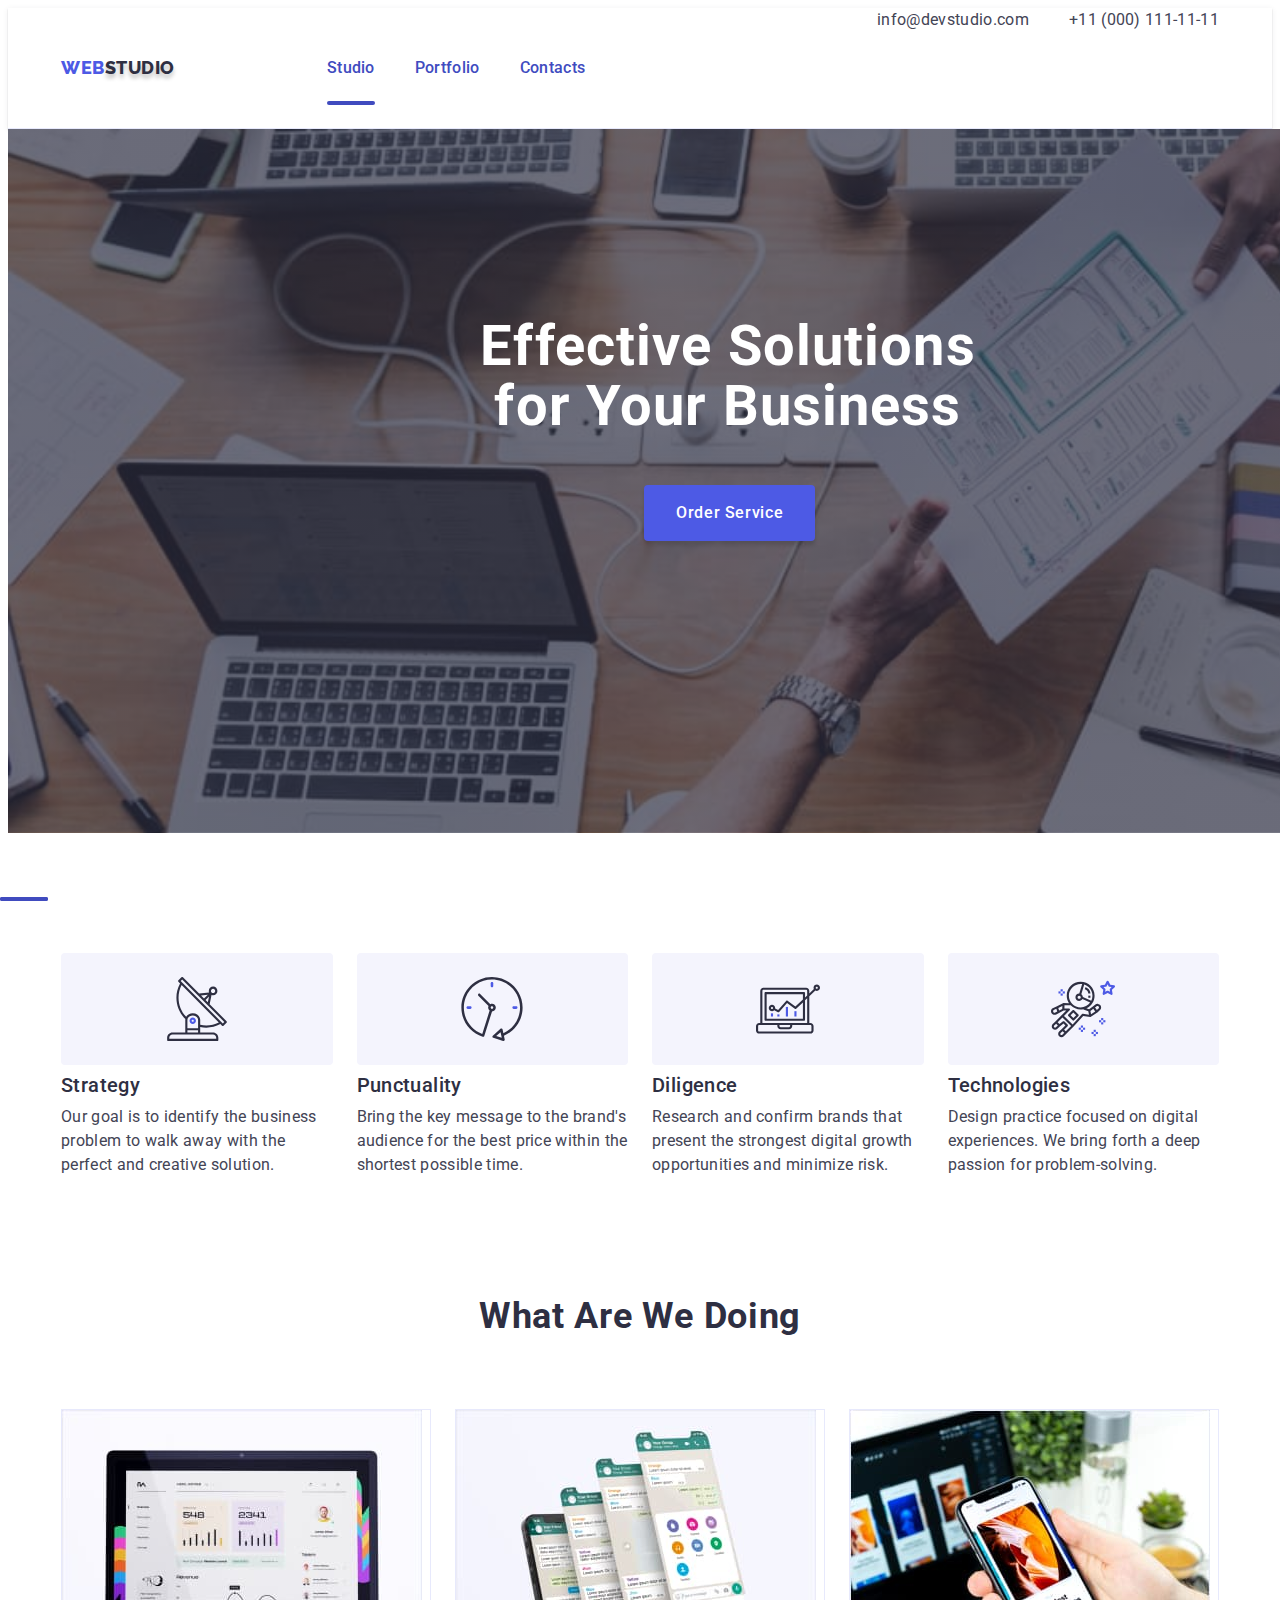
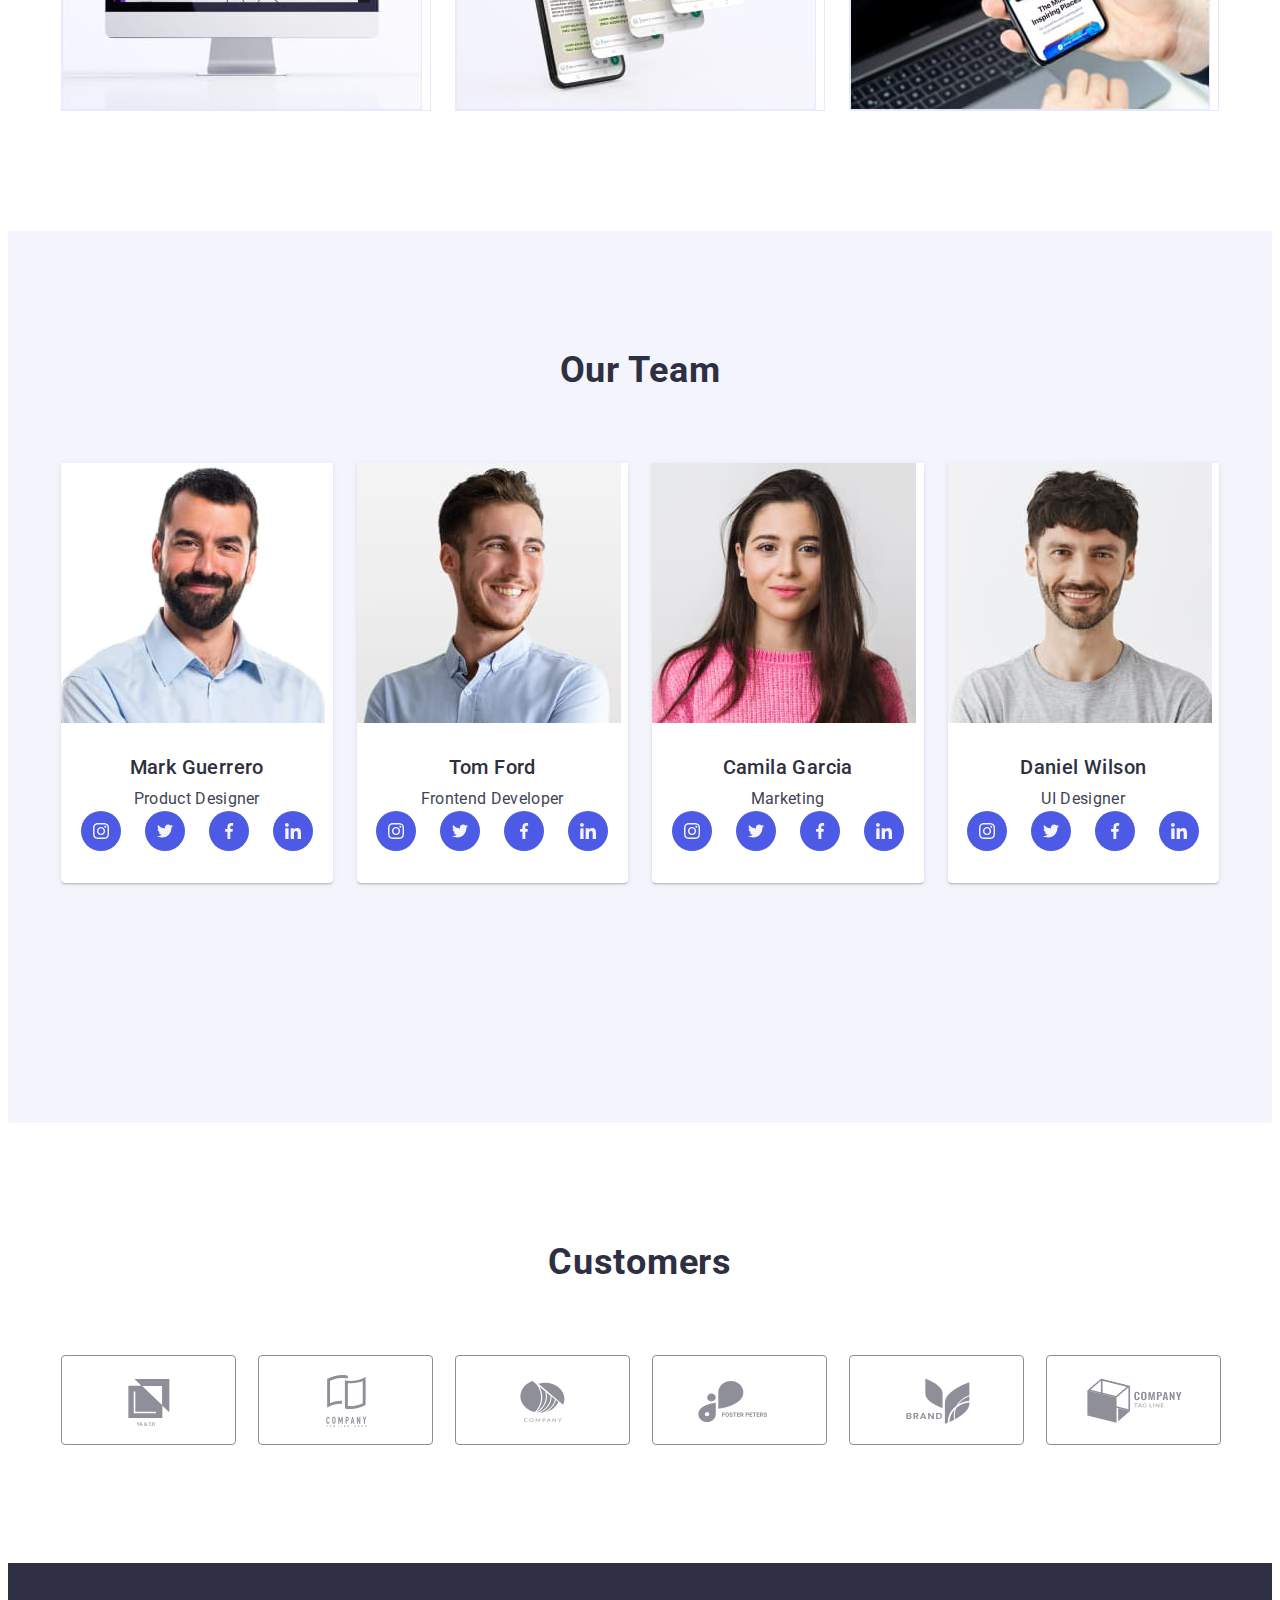
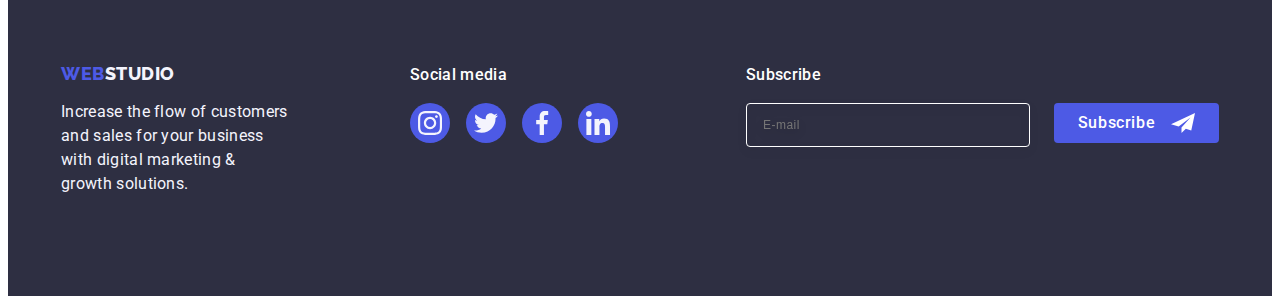
<file: index.html>
<!DOCTYPE html>
<html lang="en">
  <head>
    <meta charset="UTF-8" />
    <meta http-equiv="X-UA-Compatible" content="IE=edge" />
    <meta name="viewport" content="width=device-width, initial-scale=1.0" />
    <link rel="preconnect" href="https://fonts.googleapis.com" />
    <link rel="preconnect" href="https://fonts.gstatic.com" crossorigin />
    <link
      href="https://fonts.googleapis.com/css2?family=Raleway:wght@800&family=Roboto:wght@400;500;700&display=swap"
      rel="stylesheet"
    />
    <title>Web Studio (Version 4.0)</title>
    <link
      rel="stylesheet"
      href="https://cdnjs.cloudflare.com/ajax/libs/modern-normalize/2.0.0/modern-normalize.min.css"
      integrity="sha512-4xo8blKMVCiXpTaLzQSLSw3KFOVPWhm/TRtuPVc4WG6kUgjH6J03IBuG7JZPkcWMxJ5huwaBpOpnwYElP/m6wg=="
      crossorigin="anonymous"
      referrerpolicy="no-referrer"
    />
    <link rel="stylesheet" href="./css/styles.css" />
  </head>
  <body>
    <header class="header">
      <div class="container header-container">
        <nav class="header-nav">
          <a href="./index.html" class="header-logo link"
            >Web<span class="studio">Studio</span></a
          >
          <ul class="header-menu list">
            <li class="header-pass">
              <a href="./index.html" class="header-menu studio link">Studio</a>
            </li>
            <li>
              <a href="./portfolio.html" class="header-menu link">Portfolio</a>
            </li>
            <li>
              <a href="" class="header-menu link">Contacts</a>
            </li>
          </ul>
        </nav>

        <address class="header-adress">
          <ul class="adress-list">
            <li>
              <a class="header-links link" href="mailto:info@devstudio.com"
                >info@devstudio.com</a
              >
            </li>
            <li>
              <a class="header-links link" href="tel:+110001111111"
                >+11 (000) 111-11-11</a
              >
            </li>
          </ul>
        </address>
      </div>
    </header>

    <main>
      <section class="container hero">
        <div>
          <h1 class="hero-title">Effective Solutions for Your Business</h1>
          <button type="button" data-modal-open class="hero-btn">
            Order Service
          </button>
        </div>
      </section>

      <section class="benefits">
        <div class="container">
          <h2 class="visually-hidden">Benefits</h2>
          <ul class="benefits-list list">
            <li class="benefits-item">
              <div class="benefits-icons">
                <svg width="64" height="64">
                  <use href="./images/icons.svg#icon-antenna-1"></use>
                </svg>
              </div>
              <h3 class="benefits-subtitle">Strategy</h3>
              <p class="benefits-item-text">
                Our goal is to identify the business problem to walk away with
                the perfect and creative solution.
              </p>
            </li>
            <li class="benefits-item">
              <div class="benefits-icons">
                <svg width="64" height="64">
                  <use href="./images/icons.svg#icon-clock-1"></use>
                </svg>
              </div>
              <h3 class="benefits-subtitle">Punctuality</h3>
              <p class="benefits-item-text">
                Bring the key message to the brand's audience for the best price
                within the shortest possible time.
              </p>
            </li>
            <li class="benefits-item">
              <div class="benefits-icons">
                <svg width="64" height="64">
                  <use href="./images/icons.svg#icon-diagram-1"></use>
                </svg>
              </div>
              <h3 class="benefits-subtitle">Diligence</h3>
              <p class="benefits-item-text">
                Research and confirm brands that present the strongest digital
                growth opportunities and minimize risk.
              </p>
            </li>
            <li class="benefits-item">
              <div class="benefits-icons">
                <svg width="64" height="64">
                  <use href="./images/icons.svg#icon-astronaut-1"></use>
                </svg>
              </div>
              <h3 class="benefits-subtitle">Technologies</h3>
              <p class="benefits-item-text">
                Design practice focused on digital experiences. We bring forth a
                deep passion for problem-solving.
              </p>
            </li>
          </ul>
        </div>
      </section>

      <section class="projects">
        <div class="container">
          <h2 class="projects-h_two">What are we doing</h2>
          <ul class="projects-list list">
            <li class="projects-item">
              <img
                src="./images/img_s3-1.jpg"
                alt="Desktop"
                width="360"
                height="300"
              />
            </li>
            <li class="projects-item">
              <img
                src="./images/img_s3-2.jpg"
                alt="Smartphones"
                width="360"
                height="300"
              />
            </li>
            <li class="projects-item">
              <img
                src="./images/img_s3-3.jpg"
                alt="Desktop and Smartphone"
                width="360"
                height="300"
              />
            </li>
          </ul>
        </div>
      </section>

      <section class="our-team">
        <div class="container">
          <h2 class="our-team-h_two">Our Team</h2>
          <ul class="list our-team-images">
            <li class="list our-team-images-bkg">
              <img
                src="./images/img_s4-1.jpg"
                alt="Mark Guerrero photo"
                width="264"
                height="260"
              />
              <div class="our-team-card">
                <h3 class="our-team-h_three">Mark Guerrero</h3>
                <p class="our-team-p">Product Designer</p>
                <ul class="our-team-icons list">
                  <li class="our-team-icon">
                    <a
                      class="our-team-link"
                      href=""
                      aria-label="instagram"
                      target="_blank"
                      rel="noopener noreferrer"
                      ><svg class="f-soc-logo" width="16" height="16">
                        <use href="./images/icons.svg#icon-instagram-1"></use>
                      </svg>
                    </a>
                  </li>

                  <li class="our-team-icon">
                    <a
                      class="our-team-link"
                      href=""
                      aria-label="twitter"
                      target="_blank"
                      rel="noopener noreferrer"
                      ><svg class="f-soc-logo" width="16" height="16">
                        <use href="./images/icons.svg#icon-twitter-1"></use>
                      </svg>
                    </a>
                  </li>

                  <li class="our-team-icon">
                    <a
                      class="our-team-link"
                      href=""
                      aria-label="facebook"
                      target="_blank"
                      rel="noopener noreferrer"
                      ><svg class="f-soc-logo" width="16" height="16">
                        <use href="./images/icons.svg#icon-facebook-1"></use>
                      </svg>
                    </a>
                  </li>

                  <li class="our-team-icon">
                    <a
                      class="our-team-link"
                      href=""
                      aria-label="linkedin"
                      target="_blank"
                      rel="noopener noreferrer"
                      ><svg class="f-soc-logo" width="16" height="16">
                        <use href="./images/icons.svg#icon-linkedin-1"></use>
                      </svg>
                    </a>
                  </li>
                </ul>
              </div>
            </li>
            <li class="list our-team-images-bkg">
              <img
                src="./images/img_s4-2.jpg"
                alt="Tom Ford photo"
                width="264"
                height="260"
              />
              <div class="our-team-card">
                <h3 class="our-team-h_three">Tom Ford</h3>
                <p class="our-team-p">Frontend Developer</p>
                <ul class="our-team-icons list">
                  <li class="our-team-icon">
                    <a
                      class="our-team-link"
                      href=""
                      aria-label="instagram"
                      target="_blank"
                      rel="noopener noreferrer"
                      ><svg class="f-soc-logo" width="16" height="16">
                        <use href="./images/icons.svg#icon-instagram-1"></use>
                      </svg>
                    </a>
                  </li>

                  <li class="our-team-icon">
                    <a
                      class="our-team-link"
                      href=""
                      aria-label="twitter"
                      target="_blank"
                      rel="noopener noreferrer"
                      ><svg class="f-soc-logo" width="16" height="16">
                        <use href="./images/icons.svg#icon-twitter-1"></use>
                      </svg>
                    </a>
                  </li>

                  <li class="our-team-icon">
                    <a
                      class="our-team-link"
                      href=""
                      aria-label="facebook"
                      target="_blank"
                      rel="noopener noreferrer"
                      ><svg class="f-soc-logo" width="16" height="16">
                        <use href="./images/icons.svg#icon-facebook-1"></use>
                      </svg>
                    </a>
                  </li>

                  <li class="our-team-icon">
                    <a
                      class="our-team-link"
                      href=""
                      aria-label="linkedin"
                      target="_blank"
                      rel="noopener noreferrer"
                      ><svg class="f-soc-logo" width="16" height="16">
                        <use href="./images/icons.svg#icon-linkedin-1"></use>
                      </svg>
                    </a>
                  </li>
                </ul>
              </div>
            </li>
            <li class="list our-team-images-bkg">
              <img
                src="./images/img_s4-3.jpg"
                alt="Camila Garcia photo"
                width="264"
                height="260"
              />
              <div class="our-team-card">
                <h3 class="our-team-h_three">Camila Garcia</h3>
                <p class="our-team-p">Marketing</p>
                <ul class="our-team-icons list">
                  <li class="our-team-icon">
                    <a
                      class="our-team-link"
                      href=""
                      aria-label="instagram"
                      target="_blank"
                      rel="noopener noreferrer"
                      ><svg class="f-soc-logo" width="16" height="16">
                        <use href="./images/icons.svg#icon-instagram-1"></use>
                      </svg>
                    </a>
                  </li>

                  <li class="our-team-icon">
                    <a
                      class="our-team-link"
                      href=""
                      aria-label="twitter"
                      target="_blank"
                      rel="noopener noreferrer"
                      ><svg class="f-soc-logo" width="16" height="16">
                        <use href="./images/icons.svg#icon-twitter-1"></use>
                      </svg>
                    </a>
                  </li>

                  <li class="our-team-icon">
                    <a
                      class="our-team-link"
                      href=""
                      aria-label="facebook"
                      target="_blank"
                      rel="noopener noreferrer"
                      ><svg class="f-soc-logo" width="16" height="16">
                        <use href="./images/icons.svg#icon-facebook-1"></use>
                      </svg>
                    </a>
                  </li>

                  <li class="our-team-icon">
                    <a
                      class="our-team-link"
                      href=""
                      aria-label="linkedin"
                      target="_blank"
                      rel="noopener noreferrer"
                      ><svg class="f-soc-logo" width="16" height="16">
                        <use href="./images/icons.svg#icon-linkedin-1"></use>
                      </svg>
                    </a>
                  </li>
                </ul>
              </div>
            </li>
            <li class="list our-team-images-bkg">
              <img
                src="./images/img_s4-4.jpg"
                alt="Daniel Wilson photo"
                width="264"
                height="260"
              />
              <div class="our-team-card">
                <h3 class="our-team-h_three">Daniel Wilson</h3>
                <p class="our-team-p">UI Designer</p>
                <ul class="our-team-icons list">
                  <li class="our-team-icon">
                    <a
                      class="our-team-link"
                      href=""
                      aria-label="instagram"
                      target="_blank"
                      rel="noopener noreferrer"
                      ><svg class="f-soc-logo" width="16" height="16">
                        <use href="./images/icons.svg#icon-instagram-1"></use>
                      </svg>
                    </a>
                  </li>

                  <li class="our-team-icon">
                    <a
                      class="our-team-link"
                      href=""
                      aria-label="twitter"
                      target="_blank"
                      rel="noopener noreferrer"
                      ><svg class="f-soc-logo" width="16" height="16">
                        <use href="./images/icons.svg#icon-twitter-1"></use>
                      </svg>
                    </a>
                  </li>

                  <li class="our-team-icon">
                    <a
                      class="our-team-link"
                      href=""
                      aria-label="facebook"
                      target="_blank"
                      rel="noopener noreferrer"
                      ><svg class="f-soc-logo" width="16" height="16">
                        <use href="./images/icons.svg#icon-facebook-1"></use>
                      </svg>
                    </a>
                  </li>

                  <li class="our-team-icon">
                    <a
                      class="our-team-link"
                      href=""
                      aria-label="linkedin"
                      target="_blank"
                      rel="noopener noreferrer"
                      ><svg class="f-soc-logo" width="16" height="16">
                        <use href="./images/icons.svg#icon-linkedin-1"></use>
                      </svg>
                    </a>
                  </li>
                </ul>
              </div>
            </li>
          </ul>
        </div>
      </section>
      <section class="customers">
        <div class="container">
          <h2 class="customers-h_two">Customers</h2>
          <ul class="customers-list list">
            <li class="customers-icons">
              <a
                class="customers-link"
                href=""
                aria-label="customer-1"
                target="_blank"
                rel="noopener noreferrer"
                ><svg class="customers-logo" width="104" height="56">
                  <use href="./images/icons.svg#icon-Logo-1"></use>
                </svg>
              </a>
            </li>
            <li class="customers-icons">
              <a
                class="customers-link"
                href=""
                aria-label="customer-2"
                target="_blank"
                rel="noopener noreferrer"
                ><svg class="customers-logo" width="104" height="56">
                  <use href="./images/icons.svg#icon-Logo-2"></use>
                </svg>
              </a>
            </li>
            <li class="customers-icons">
              <a
                class="customers-link"
                href=""
                aria-label="customer-2"
                target="_blank"
                rel="noopener noreferrer"
                ><svg class="customers-logo" width="104" height="56">
                  <use href="./images/icons.svg#icon-Logo-3"></use>
                </svg>
              </a>
            </li>
            <li class="customers-icons">
              <a
                class="customers-link"
                href=""
                aria-label="customer-2"
                target="_blank"
                rel="noopener noreferrer"
                ><svg class="customers-logo" width="104" height="56">
                  <use href="./images/icons.svg#icon-Logo-4"></use>
                </svg>
              </a>
            </li>
            <li class="customers-icons">
              <a
                class="customers-link"
                href=""
                aria-label="customer-2"
                target="_blank"
                rel="noopener noreferrer"
                ><svg class="customers-logo" width="104" height="56">
                  <use href="./images/icons.svg#icon-Logo-5"></use>
                </svg>
              </a>
            </li>
            <li class="customers-icons">
              <a
                class="customers-link"
                href=""
                aria-label="customer-2"
                target="_blank"
                rel="noopener noreferrer"
                ><svg class="customers-logo" width="104" height="56">
                  <use href="./images/icons.svg#icon-Logo-6"></use>
                </svg>
              </a>
            </li>
          </ul>
        </div>
      </section>
    </main>

    <footer class="footer">
      <div class="container footer-container">
        <div class="f-logo">
          <a href="./index.html" class="footer-logo link"
            >Web<span class="studio">Studio</span></a
          >
          <p class="footer-p-logo">
            Increase the flow of customers and sales for your business with
            digital marketing & growth solutions.
          </p>
        </div>
        <div>
          <p class="footer-p-soc">Social media</p>
          <ul class="footer-icons list">
            <li class="f-icon">
              <a
                class="f-link"
                href=""
                aria-label="instagram"
                target="_blank"
                rel="noopener noreferrer"
                ><svg class="f-soc-logo" width="24" height="24">
                  <use href="./images/icons.svg#icon-instagram-1"></use>
                </svg>
              </a>
            </li>

            <li class="f-icon">
              <a
                class="f-link"
                href=""
                aria-label="twitter"
                target="_blank"
                rel="noopener noreferrer"
                ><svg class="f-soc-logo" width="24" height="24">
                  <use href="./images/icons.svg#icon-twitter-1"></use>
                </svg>
              </a>
            </li>

            <li class="f-icon">
              <a
                class="f-link"
                href=""
                aria-label="facebook"
                target="_blank"
                rel="noopener noreferrer"
                ><svg class="f-soc-logo" width="24" height="24">
                  <use href="./images/icons.svg#icon-facebook-1"></use>
                </svg>
              </a>
            </li>

            <li class="f-icon">
              <a
                class="f-link"
                href=""
                aria-label="linkedin"
                target="_blank"
                rel="noopener noreferrer"
                ><svg class="f-soc-logo" width="24" height="24">
                  <use href="./images/icons.svg#icon-linkedin-1"></use>
                </svg>
              </a>
            </li>
          </ul>
        </div>
        <div class="subscribe">
          <p class="subscribe-p">Subscribe</p>
          <form class="subscribe-form">
            <label class="subscribe-label">
              <input
                class="subscribe-input"
                type="email"
                name="email-address"
                placeholder="E-mail"
              />
            </label>
            <button class="subscribe-button" type="submit">
              Subscribe
              <svg class="subscribe-button-logo" width="24" height="24">
                <use href="./images/icons.svg#icon-frame"></use>
              </svg>
            </button>
          </form>
        </div>
      </div>
    </footer>

    <div data-modal class="modal is-hidden">
      <div class="modal-window">
        <button type="button" data-modal-close class="modal-button">
          <svg class="modal-button-logo" width="8" height="8">
            <use href="./images/icons.svg#icon-vector"></use>
          </svg>
        </button>
        <p class="modal-p"></p>
        <form>
          <div class="modal-form">
            <label for="user-name" class="modal-label"> Name </label>
            <div class="modal-div">
              <input
                class="modal-input"
                id="user-name"
                name="user-name"
                type="text"
              />
              <svg class="modal-icon" width="18" height="24">
                <use href="./images/icons.svg#icon-person"></use>
              </svg>
            </div>
          </div>
          <div class="modal-form">
            <label for="user-name" class="modal-label"> Phone </label>
            <div class="modal-div">
              <input
                class="modal-input"
                id="user-phone"
                name="user-name"
                type="text"
              />
              <svg class="modal-icon" width="18" height="24">
                <use href="./images/icons.svg#icon-phone"></use>
              </svg>
            </div>
          </div>
          <div class="modal-form">
            <label for="user-name" class="modal-label"> Email </label>
            <div class="modal-div">
              <input
                class="modal-input"
                id="user-email"
                name="user-name"
                type="text"
              />
              <svg class="modal-icon" width="18" height="24">
                <use href="./images/icons.svg#icon-email"></use>
              </svg>
            </div>
          </div>
          <div class="modal-comments">
            <label for="user-comment" class="modal-label"> Comment </label>
            <textarea
              class="modal-textarea"
              id="user-comment"
              name="user-comment"
              placeholder="Text input"
            ></textarea>
          </div>
          <div class="modal-checkbox">
            <input
              class="modal-input-checkbox visually-hidden"
              id="user-privacy"
              name="user-privacy"
              type="checkbox"
              value="true"
            />
            <label for="user-privacy" class="modal-label">
              <span class="modal-checkbox-span">
                <svg class="modal-checkbox-icon" width="10" height="8">
                  <use href="./images/icons.svg#icon-click"></use>
                </svg>
              </span>
              I accept the terms and conditions of the
              <a class="modal-link" href="">Privacy Policy</a>
            </label>
          </div>
          <button type="button" class="modal-btn">Send</button>
        </form>
      </div>
    </div>

    <script src="./js/modal.js"></script>
  </body>
</html>
</file>
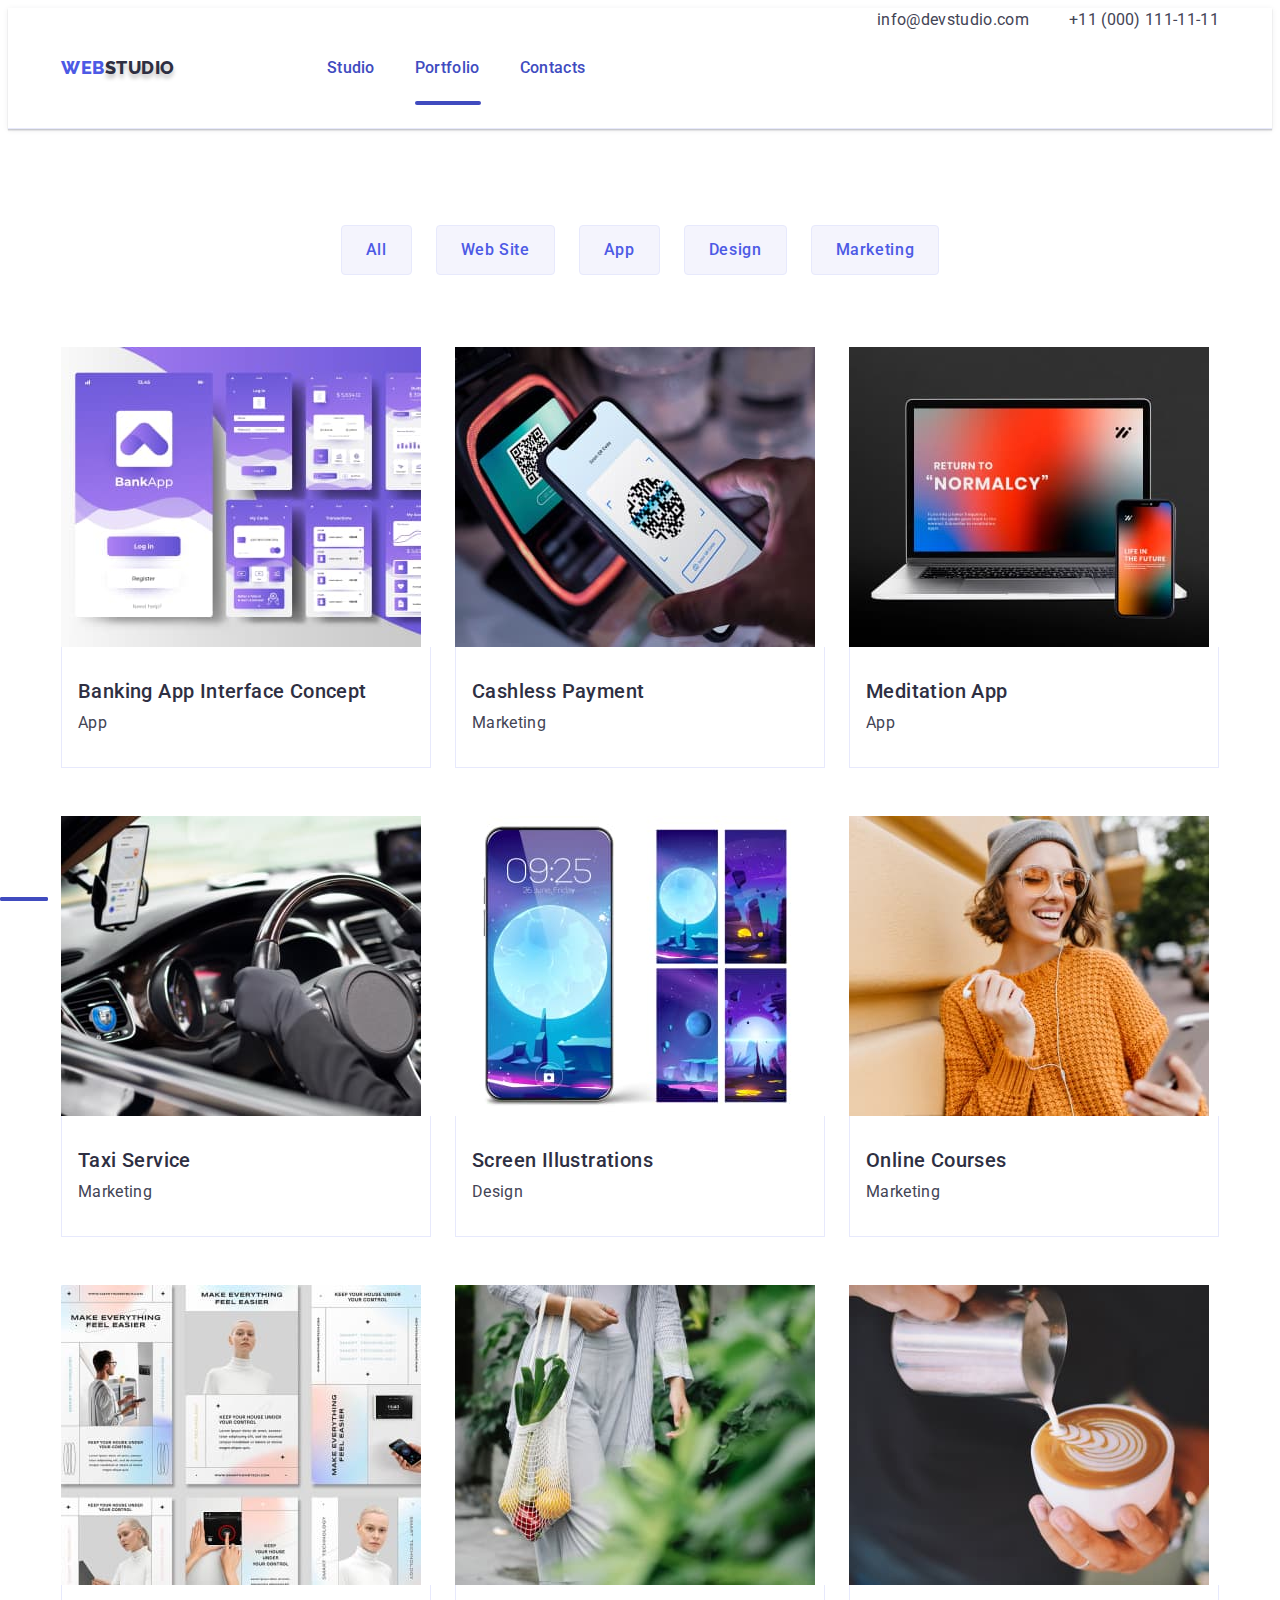
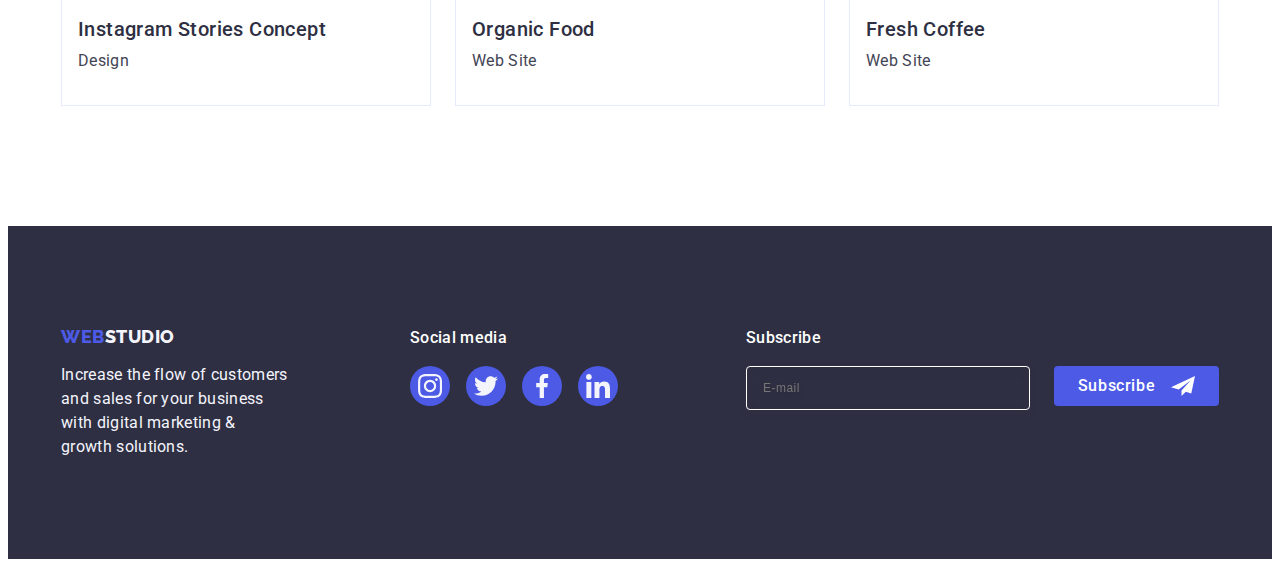
<file: portfolio.html>
<!DOCTYPE html>
<html lang="en">
  <head>
    <meta charset="UTF-8" />
    <meta http-equiv="X-UA-Compatible" content="IE=edge" />
    <meta name="viewport" content="width=device-width, initial-scale=1.0" />
    <link rel="preconnect" href="https://fonts.googleapis.com" />
    <link rel="preconnect" href="https://fonts.gstatic.com" crossorigin />
    <link
      href="https://fonts.googleapis.com/css2?family=Raleway:wght@800&family=Roboto:wght@400;500;700&display=swap"
      rel="stylesheet"
    />
    <title>Web Studio (Version 4.0)</title>
    <link
      rel="stylesheet"
      href="https://cdnjs.cloudflare.com/ajax/libs/modern-normalize/2.0.0/modern-normalize.min.css"
      integrity="sha512-4xo8blKMVCiXpTaLzQSLSw3KFOVPWhm/TRtuPVc4WG6kUgjH6J03IBuG7JZPkcWMxJ5huwaBpOpnwYElP/m6wg=="
      crossorigin="anonymous"
      referrerpolicy="no-referrer"
    />
    <link rel="stylesheet" href="./css/styles.css" />
  </head>
  <body>
    <header class="header">
      <div class="container header-container">
        <nav class="header-nav">
          <a href="./index.html" class="header-logo link"
            >Web<span class="studio">Studio</span></a
          >
          <ul class="header-menu list">
            <li>
              <a href="./index.html" class="header-menu link">Studio</a>
            </li>
            <li>
              <a href="./portfolio.html" class="header-menu portfolio link"
                >Portfolio</a
              >
            </li>
            <li>
              <a href="" class="header-menu link">Contacts</a>
            </li>
          </ul>
        </nav>

        <address class="header-adress">
          <ul class="adress-list">
            <li>
              <a class="header-links link" href="mailto:info@devstudio.com"
                >info@devstudio.com</a
              >
            </li>
            <li>
              <a class="header-links link" href="tel:+110001111111"
                >+11 (000) 111-11-11</a
              >
            </li>
          </ul>
        </address>
      </div>
    </header>

    <main>
      <section class="section-portf">
        <div class="container">
          <h1 class="visually-hidden">Portfolio</h1>
          <ul class="list portf-btn">
            <li><button type="button" class="btn-portfolio">All</button></li>
            <li>
              <button type="button" class="btn-portfolio">Web Site</button>
            </li>
            <li><button type="button" class="btn-portfolio">App</button></li>
            <li><button type="button" class="btn-portfolio">Design</button></li>
            <li>
              <button type="button" class="btn-portfolio">Marketing</button>
            </li>
          </ul>

          <ul class="list portf-cards">
            <li class="portf-item">
              <a class="link" href="">
                <img
                  src="./images/img-portfolio-01.jpg"
                  alt="Banking App Interface Concept"
                  width="360"
                  height="300"
                />
                <div class="portf-cards-text">
                  <h2 class="section-portf-h_two">
                    Banking App Interface Concept
                  </h2>
                  <p class="section-portf-p">App</p>
                </div>
              </a>
            </li>

            <li class="portf-item">
              <a class="link" href="">
                <img
                  class="link"
                  src="./images/img-portfolio-02.jpg"
                  alt="Cashless Payment"
                  width="360"
                  height="300"
                />
                <div class="portf-cards-text">
                  <h2 class="section-portf-h_two">Cashless Payment</h2>
                  <p class="section-portf-p">Marketing</p>
                </div>
              </a>
            </li>

            <li class="portf-item">
              <a class="link" href="">
                <img
                  class="link"
                  src="./images/img-portfolio-03.jpg"
                  alt="Meditation App"
                  width="360"
                  height="300"
                />
                <div class="portf-cards-text">
                  <h2 class="section-portf-h_two">Meditation App</h2>
                  <p class="section-portf-p">App</p>
                </div>
              </a>
            </li>

            <li class="portf-item">
              <a class="link" href="">
                <img
                  class="link"
                  src="./images/img-portfolio-04.jpg"
                  alt="Taxi Service"
                  width="360"
                  height="300"
                />
                <div class="portf-cards-text">
                  <h2 class="section-portf-h_two">Taxi Service</h2>
                  <p class="section-portf-p">Marketing</p>
                </div>
              </a>
            </li>

            <li class="portf-item">
              <a class="link" href="">
                <img
                  class="link"
                  src="./images/img-portfolio-05.jpg"
                  alt="Screen Illustrations"
                  width="360"
                  height="300"
                />
                <div class="portf-cards-text">
                  <h2 class="section-portf-h_two">Screen Illustrations</h2>
                  <p class="section-portf-p">Design</p>
                </div>
              </a>
            </li>

            <li class="portf-item">
              <a class="link" href="">
                <img
                  class="link"
                  src="./images/img-portfolio-06.jpg"
                  alt="Online Courses"
                  width="360"
                  height="300"
                />
                <div class="portf-cards-text">
                  <h2 class="section-portf-h_two">Online Courses</h2>
                  <p class="section-portf-p">Marketing</p>
                </div>
              </a>
            </li>

            <li class="portf-item">
              <a class="link" href="">
                <img
                  class="link"
                  src="./images/img-portfolio-07.jpg"
                  alt="Instagram Stories Concept"
                  width="360"
                  height="300"
                />
                <div class="portf-cards-text">
                  <h2 class="section-portf-h_two">Instagram Stories Concept</h2>
                  <p class="section-portf-p">Design</p>
                </div>
              </a>
            </li>

            <li class="portf-item">
              <a class="link" href="">
                <img
                  class="link"
                  src="./images/img-portfolio-08.jpg"
                  alt="Organic Food"
                  width="360"
                  height="300"
                />
                <div class="portf-cards-text">
                  <h2 class="section-portf-h_two">Organic Food</h2>
                  <p class="section-portf-p">Web Site</p>
                </div>
              </a>
            </li>

            <li class="portf-item">
              <a class="link" href="">
                <img
                  class="link"
                  src="./images/img-portfolio-09.jpg"
                  alt="Fresh Coffee"
                  width="360"
                  height="300"
                />
                <div class="portf-cards-text">
                  <h2 class="section-portf-h_two">Fresh Coffee</h2>
                  <p class="section-portf-p">Web Site</p>
                </div>
              </a>
            </li>
          </ul>
        </div>
      </section>
    </main>

    <footer class="footer">
      <div class="container footer-container">
        <div class="f-logo">
          <a href="./index.html" class="footer-logo link"
            >Web<span class="studio">Studio</span></a
          >
          <p class="footer-p-logo">
            Increase the flow of customers and sales for your business with
            digital marketing & growth solutions.
          </p>
        </div>
        <div>
          <p class="footer-p-soc">Social media</p>
          <ul class="footer-icons list">
            <li class="f-icon">
              <a
                class="f-link"
                href=""
                aria-label="instagram"
                target="_blank"
                rel="noopener noreferrer"
                ><svg class="f-soc-logo" width="24" height="24">
                  <use href="./images/icons.svg#icon-instagram-1"></use>
                </svg>
              </a>
            </li>

            <li class="f-icon">
              <a
                class="f-link"
                href=""
                aria-label="twitter"
                target="_blank"
                rel="noopener noreferrer"
                ><svg class="f-soc-logo" width="24" height="24">
                  <use href="./images/icons.svg#icon-twitter-1"></use>
                </svg>
              </a>
            </li>

            <li class="f-icon">
              <a
                class="f-link"
                href=""
                aria-label="facebook"
                target="_blank"
                rel="noopener noreferrer"
                ><svg class="f-soc-logo" width="24" height="24">
                  <use href="./images/icons.svg#icon-facebook-1"></use>
                </svg>
              </a>
            </li>

            <li class="f-icon">
              <a
                class="f-link"
                href=""
                aria-label="linkedin"
                target="_blank"
                rel="noopener noreferrer"
                ><svg class="f-soc-logo" width="24" height="24">
                  <use href="./images/icons.svg#icon-linkedin-1"></use>
                </svg>
              </a>
            </li>
          </ul>
        </div>
        <div class="subscribe">
          <p class="subscribe-p">Subscribe</p>
          <form class="subscribe-form">
            <label class="subscribe-label">
              <input
                class="subscribe-input"
                type="email"
                name="email-address"
                placeholder="E-mail"
              />
            </label>
            <button class="subscribe-button" type="submit">
              Subscribe
              <svg class="subscribe-button-logo" width="24" height="24">
                <use href="./images/icons.svg#icon-frame"></use>
              </svg>
            </button>
          </form>
        </div>
      </div>
    </footer>
  </body>
</html>
</file>
<file: css/styles.css>
:root {
  --primary-color: #434455;
  --second-color: #2e2f42;
  --blue-color: #4d5ae5;
  --dark-blue-color: #404bbf;
  --white-color: #ffffff;
  --dark-white-color: #f4f4fd;
  --gray-color: #e7e9fc;
  --dark-gray-color: #8e8f99;
}

body {
  font-family: "Roboto", sans-serif;
  color: var(--primary-color);
  background-color: var(--white-color);
}

p,
h1,
h2,
h3,
h4,
h5,
h6 {
  margin-top: 0;
  margin-bottom: 0;
}

ul {
  margin-top: 0;
  margin-bottom: 0;
  padding-left: 0;
}

img {
  display: block;
}

.container {
  width: 100%;
  max-width: 1158px;
  padding: 0 15px;
  margin: 0 auto;
}

.link {
  text-decoration: none;
}

.list {
  list-style: none;
}

.visually-hidden {
  position: absolute;
  width: 1px;
  height: 1px;
  margin: -1px;
  border: 0;
  padding: 0;

  white-space: nowrap;
  clip-path: inset(100%);
  clip: rect(0 0 0 0);
  overflow: hidden;
}

.adress-list {
  list-style: none;
  display: flex;
  align-items: center;
  gap: 40px;
}

.header {
  border-bottom: 1px solid #e7e9fc;
  box-shadow: 0px 2px 1px rgba(46, 47, 66, 0.08),
    0px 1px 1px rgba(46, 47, 66, 0.16), 0px 1px 6px rgba(46, 47, 66, 0.08);
}

.header-logo {
  font-family: "Raleway", sans-serif;
  font-weight: 800;
  font-size: 18px;
  line-height: 1.17;
  letter-spacing: 0.03em;
  color: var(--blue-color);
  text-transform: uppercase;
  align-items: center;
  margin-right: 76px;
}

.header-logo .studio {
  color: var(--second-color);
  text-shadow: 0px 4px 4px rgba(0, 0, 0, 0.25);
  align-items: center;
  margin-right: 76px;
}

.header-menu {
  font-weight: 500;
  font-size: 16px;
  line-height: 1.5;
  letter-spacing: 0.02em;
  text-decoration: none;
  color: var(--second-color);
  display: flex;
  align-items: center;
  gap: 40px;
  padding: 24px 0;
  transition: color 250ms cubic-bezier(0.4, 0, 0.2, 1);
  position: relative;
  color: var(--dark-blue-color);
}

.header-nav {
  display: flex;
  align-items: center;
  flex-grow: 1;
}

.header-container {
  display: flex;
}

.header-menu:hover {
  font-weight: 500;
  font-size: 16px;
  line-height: 1.5;
  letter-spacing: 0.02em;
  text-decoration: none;
  color: var(--second-color);
  display: flex;
  align-items: center;
  gap: 40px;
  padding: 24px 0;
  color: var(--dark-blue-color);
}

.header-menu:focus {
  font-weight: 500;
  font-size: 16px;
  line-height: 1.5;
  letter-spacing: 0.02em;
  text-decoration: none;
  color: var(--second-color);
  display: flex;
  align-items: center;
  gap: 40px;
  padding: 24px 0;
  color: var(--dark-blue-color);
}

.studio::after {
  content: "";
  position: absolute;
  width: 48px;
  height: 4px;
  left: 0;
  bottom: -1px;
  height: 4px;
  background-color: #404bbf;
  border-radius: 2px;
}

.portfolio::after {
  content: "";
  position: absolute;
  width: 66px;
  height: 4px;
  left: 0;
  bottom: -1px;
  height: 4px;
  background-color: #404bbf;
  border-radius: 2px;
}

.header-adress {
  font-style: normal;
  font-size: 16px;
  line-height: 1.5;
  letter-spacing: 0.02em;
  text-decoration: none;
  color: var(--primary-color);
}

.header-links {
  font-style: normal;
  font-size: 16px;
  line-height: 1.5;
  letter-spacing: 0.02em;
  text-decoration: none;
  color: var(--primary-color);
  transition: color 250ms cubic-bezier(0.4, 0, 0.2, 1);
}

.header-links:hover {
  font-style: normal;
  font-size: 16px;
  line-height: 1.5;
  letter-spacing: 0.02em;
  text-decoration: none;
  color: var(--dark-blue-color);
}

.header-links:focus {
  font-style: normal;
  font-size: 16px;
  line-height: 1.5;
  letter-spacing: 0.02em;
  text-decoration: none;
  color: var(--dark-blue-color);
}

.hero {
  padding: 188px 472px 292px 472px;
  background-image: linear-gradient(
      rgba(46, 47, 66, 0.7),
      rgba(46, 47, 66, 0.7)
    ),
    url(../images/people-office.jpg);
  max-width: 1440px;
  background-repeat: no-repeat;
  background-position: center;
  background-size: cover;
}

.hero-title {
  font-weight: 700;
  font-size: 56px;
  line-height: 1.07;
  text-align: center;
  letter-spacing: 0.02em;
  color: var(--white-color);
  max-width: 496px;
  margin-bottom: 48px;
}

.hero-btn {
  display: block;
  min-width: 169px;
  height: 56px;
  padding: 16px 32px;
  font-family: "Roboto", sans-serif;
  font-weight: 500;
  font-size: 16px;
  line-height: 1.5;
  letter-spacing: 0.04em;
  color: var(--white-color);
  background-color: var(--blue-color);
  cursor: pointer;
  border: none;
  box-shadow: 0px 4px 4px rgba(0, 0, 0, 0.15);
  border-radius: 4px;
  margin-left: 164px;
  transition: 250ms cubic-bezier(0.4, 0, 0.2, 1);
  transition: background-color 250ms cubic-bezier(0.4, 0, 0.2, 1);
}

.hero-btn:hover {
  font-family: inherit;
  font-weight: 600;
  font-size: 16px;
  line-height: 1.17;
  letter-spacing: 0.04em;
  color: var(--white-color);
  background-color: #404bbf;
}

.hero-btn:focus {
  font-family: inherit;
  font-weight: 600;
  font-size: 16px;
  line-height: 1.188;
  letter-spacing: 0.04em;
  color: var(--white-color);
  background-color: #404bbf;
}

.btn-portfolio {
  font-family: "Roboto", sans-serif;
  font-weight: 500;
  font-size: 16px;
  line-height: 1.5;
  letter-spacing: 0.04em;
  color: var(--blue-color);
  background-color: var(--dark-white-color);
  cursor: pointer;
  padding: 12px 24px;
  border: 1px solid var(--gray-color);
  border-radius: 4px;
  transition: 250ms cubic-bezier(0.4, 0, 0.2, 1);
}

.btn-portfolio:hover {
  font-family: inherit;
  font-weight: 600;
  font-size: 16px;
  line-height: 1.17;
  letter-spacing: 0.04em;
  color: var(--white-color);
  background-color: #404bbf;
  border: 1px solid transparent;
}

.btn-portfolio:focus {
  font-family: inherit;
  font-weight: 600;
  font-size: 16px;
  line-height: 1.188;
  letter-spacing: 0.04em;
  color: var(--white-color);
  background-color: #404bbf;
  border: 1px solid transparent;
}

.benefits {
  padding: 120px 0;
}

.benefits-list {
  display: flex;
  gap: 24px;
}

.benefits-item {
  width: calc((100% - 72px) / 4);
}

.benefits-icons {
  display: flex;
  align-items: center;
  justify-content: center;
  height: 112px;
  background-color: #f4f4fd;
  border-radius: 4px;
  margin-bottom: 8px;
}

.benefits-subtitle {
  font-weight: 500;
  font-size: 20px;
  line-height: 1.2;
  letter-spacing: 0.02em;
  color: var(--second-color);
  margin-bottom: 8px;
}

.benefits-item-text {
  font-size: 16px;
  line-height: 1.5;
  letter-spacing: 0.02em;
}

.projects {
  padding-bottom: 120px;
}

.projects-list {
  display: flex;
  padding-left: 0;
  gap: 24px;
}

.projects-item {
  width: calc((100% - 48px) / 3);
  border: 1px solid #e7e9fc;
}

.projects-h_two {
  font-weight: 700;
  font-size: 36px;
  line-height: 1.11;
  text-align: center;
  letter-spacing: 0.02em;
  text-transform: capitalize;
  color: var(--second-color);
  margin-bottom: 72px;
}

.our-team-h_two {
  font-weight: 700;
  font-size: 36px;
  line-height: 1.11;
  text-align: center;
  letter-spacing: 0.02em;
  text-transform: capitalize;
  color: var(--second-color);
  margin-bottom: 72px;
}

.section-h_three {
  font-weight: 500;
  font-size: 20px;
  line-height: 1.2;
  text-align: center;
  letter-spacing: 0.02em;
  color: var(--second-color);
}

.section-p {
  font-size: 16px;
  line-height: 1.5;
  text-align: center;
  letter-spacing: 0.02em;
}

.our-team {
  padding: 120px 0;
  background-color: var(--dark-white-color);
}

.our-team-images-bkg {
  width: calc((100% - 72px) / 4);
  background-color: var(--white-color);
  box-shadow: 0px 1px 6px rgba(46, 47, 66, 0.08),
    0px 1px 1px rgba(46, 47, 66, 0.16), 0px 2px 1px rgba(46, 47, 66, 0.08);
  border-radius: 0px 0px 4px 4px;
}

.our-team-images {
  display: flex;
  gap: 24px;
  background-color: var(--dark-white-color);
  padding-bottom: 120px;
}

.our-team-h_three {
  font-weight: 500;
  font-size: 20px;
  line-height: 1.2;
  text-align: center;
  letter-spacing: 0.02em;
  color: var(--second-color);
  margin-bottom: 8px;
}

.our-team-card {
  padding: 32px 0;
}

.our-team-icons {
  display: flex;
  justify-content: center;
  gap: 24px;
}

.our-team-icon {
  width: 40px;
  height: 40px;
}

.our-team-link {
  width: 100%;
  height: 100%;
  background-color: var(--blue-color);
  border-radius: 50%;
  display: flex;
  align-items: center;
  justify-content: center;
  transition: background-color 250ms cubic-bezier(0.4, 0, 0.2, 1);
}

.our-team-link:hover {
  width: 100%;
  height: 100%;
  background-color: var(--blue-color);
  border-radius: 50%;
  display: flex;
  align-items: center;
  justify-content: center;
  background-color: #404bbf;
}

.our-team-link:focus {
  width: 100%;
  height: 100%;
  background-color: var(--blue-color);
  border-radius: 50%;
  display: flex;
  align-items: center;
  justify-content: center;
  background-color: #404bbf;
}

.our-team-p {
  font-size: 16px;
  line-height: 1.5;
  text-align: center;
  letter-spacing: 0.02em;
}

.customers {
  padding: 120px 0;
}

.customers-h_two {
  font-weight: 700;
  font-size: 36px;
  line-height: 1.11;
  text-align: center;
  letter-spacing: 0.02em;
  text-transform: capitalize;
  color: var(--second-color);
  margin-bottom: 72px;
}

.customers-list {
  display: flex;
  gap: 24px;
}

.customers-icons {
  width: calc((100% - 120px) / 6);
  height: 88px;
}

.customers-link {
  width: 100%;
  height: 100%;
  border: 1px solid #8e8f99;
  border-radius: 4px;
  display: flex;
  align-items: center;
  justify-content: center;
  color: var(--dark-gray-color);
  transition: border-color 250ms cubic-bezier(0.4, 0, 0.2, 1),
    color 250ms cubic-bezier(0.4, 0, 0.2, 1);
}

.customers-link:hover {
  width: 100%;
  height: 100%;
  border: 1px solid #8e8f99;
  border-radius: 4px;
  display: flex;
  align-items: center;
  justify-content: center;
  border-color: #404bbf;
  color: #404bbf;
}

.customers-link:focus {
  width: 100%;
  height: 100%;
  border: 1px solid #8e8f99;
  border-radius: 4px;
  display: flex;
  align-items: center;
  justify-content: center;
  border-color: #404bbf;
  color: #404bbf;
}

.customers-logo {
  fill: currentColor;
}

.customers-logo:hover {
  fill: #404bbf;
}

.section-portf {
  padding: 96px 0 120px 0;
}

.section-portf-h_two {
  font-weight: 500;
  font-size: 20px;
  line-height: 1.2;
  letter-spacing: 0.02em;
  color: var(--second-color);
  margin-bottom: 8px;
}

.section-portf-p {
  font-size: 16px;
  line-height: 1.5;
  letter-spacing: 0.02em;
  color: var(--primary-color);
}

.portf-btn {
  display: flex;
  justify-content: center;
  gap: 24px;
  margin-bottom: 72px;
}

.portf-cards {
  display: flex;
  flex-wrap: wrap;
  column-gap: 24px;
  row-gap: 48px;
}

.portf-cards-text {
  padding: 32px 16px;
  border: 1px solid #e7e9fc;
  border-top: none;
}

.portf-item {
  width: calc((100% - 48px) / 3);
}

.f-logo {
  margin-right: 120px;
  align-items: baseline;
}

.footer-logo {
  display: inline-block;
  font-family: "Raleway", sans-serif;
  font-weight: 800;
  font-size: 18px;
  line-height: 1.17;
  letter-spacing: 0.03em;
  color: var(--blue-color);
  background: var(--second-color);
  text-transform: uppercase;
  margin-bottom: 16px;
}

.footer-p-logo {
  font-size: 16px;
  line-height: 1.5;
  letter-spacing: 0.02em;
  color: var(--dark-white-color);
  background: var(--second-color);
  max-width: 264px;
  display: flex;
  align-items: baseline;
}

.footer-logo .studio {
  color: var(--dark-white-color);
}

.footer {
  background: var(--second-color);
  padding: 100px 0;
  display: flex;
  align-items: baseline;
}

.footer-container {
  display: flex;
  align-items: baseline;
}

.footer-p-soc {
  font-weight: 500;
  font-size: 16px;
  line-height: 1.5;
  letter-spacing: 0.02em;
  color: var(--white-color);
  margin-bottom: 16px;
}

.footer-icons {
  display: flex;
  gap: 16px;
}

.f-icon {
  width: 40px;
  height: 40px;
}

.f-link {
  width: 100%;
  height: 100%;
  background-color: var(--blue-color);
  border-radius: 50%;
  display: flex;
  align-items: center;
  justify-content: center;
  transition: background-color 250ms cubic-bezier(0.4, 0, 0.2, 1);
}

.f-link:hover {
  width: 100%;
  height: 100%;
  background-color: var(--blue-color);
  border-radius: 50%;
  display: flex;
  align-items: center;
  justify-content: center;
  background-color: #31d0aa;
}

.f-link:focus {
  width: 100%;
  height: 100%;
  background-color: var(--blue-color);
  border-radius: 50%;
  display: flex;
  align-items: center;
  justify-content: center;
  background-color: #31d0aa;
}

.f-soc-logo {
  fill: var(--dark-white-color);
}

.modal {
  position: fixed;
  top: 0;
  left: 0;
  width: 100%;
  height: 100%;
  background-color: rgba(46, 47, 66, 0.4);
  transition: opacity 250ms cubic-bezier(0.4, 0, 0.2, 1),
    visibility 250ms cubic-bezier(0.4, 0, 0.2, 1);
}

.is-hidden {
  opacity: 0;
  visibility: hidden;
  pointer-events: none;
}

.modal-window {
  padding: 72px 24px 24px 24px;
  position: absolute;
  top: 50%;
  left: 50%;
  transform: translate(-50%, -50%) scale(1);
  width: 408px;
  min-height: 584px;
  background: #fcfcfc;
  box-shadow: 0px 1px 1px rgba(0, 0, 0, 0.14), 0px 1px 3px rgba(0, 0, 0, 0.12),
    0px 2px 1px rgba(0, 0, 0, 0.2);
  border-radius: 4px;
  transition: transform 250ms cubic-bezier(0.4, 0, 0.2, 1);
}

.modal-button {
  position: absolute;
  top: 24px;
  right: 24px;
  width: 24px;
  height: 24px;
  border-radius: 50%;
  display: flex;
  align-items: center;
  justify-content: center;
  background-color: #e7e9fc;
  border: 1px solid rgba(0, 0, 0, 0.1);
  padding: 0;
  cursor: pointer;
  transition: background-color 250ms cubic-bezier(0.4, 0, 0.2, 1),
    border 250ms cubic-bezier(0.4, 0, 0.2, 1);
  fill: #2e2f42;
}

.modal-button:hover {
  position: absolute;
  top: 24px;
  right: 24px;
  width: 24px;
  height: 24px;
  border-radius: 50%;
  display: flex;
  align-items: center;
  justify-content: center;
  padding: 0;
  cursor: pointer;
  background-color: #404bbf;
  border: none;
  fill: #ffffff;
}

.modal-button:focus {
  position: absolute;
  top: 24px;
  right: 24px;
  width: 24px;
  height: 24px;
  border-radius: 50%;
  display: flex;
  align-items: center;
  justify-content: center;
  padding: 0;
  cursor: pointer;
  background-color: #404bbf;
  border: none;
  fill: #ffffff;
}

.modal-button-logo {
  transition: fill 250ms cubic-bezier(0.4, 0, 0.2, 1);
}

.modal-p {
  font-weight: 500;
  font-size: 16px;
  line-height: 1.5;
  text-align: center;
  letter-spacing: 0.02em;
  color: var(--second-color);
  margin-bottom: 16px;
}

.modal-form {
  margin-bottom: 8px;
}

.modal-label {
  font-size: 12px;
  line-height: 1.17;
  letter-spacing: 0.04em;
  color: var(--dark-gray-color);
  display: block;
  margin-bottom: 4px;
}

.modal-div {
  position: relative;
}

.modal-input {
  width: 100%;
  height: 40px;
  border: 1px solid rgba(46, 47, 66, 0.4);
  border-radius: 4px;
  background-color: transparent;
  padding-left: 38px;
  outline: transparent;
  transition: border-color 250ms cubic-bezier(0.4, 0, 0.2, 1);
}

.modal-input:focus {
  width: 100%;
  height: 40px;
  border: 1px solid rgba(46, 47, 66, 0.4);
  border-radius: 4px;
  background-color: transparent;
  padding-left: 38px;
  outline: transparent;
  transition: border-color 250ms cubic-bezier(0.4, 0, 0.2, 1);
  border-color: #4d5ae5;
  fill: #4d5ae5;
}

.modal-input:focus + .modal-icon {
  fill: #4d5ae5;
}

.modal-icon {
  position: absolute;
  left: 16px;
  top: 50%;
  transform: translateY(-50%);
  transition: fill 250ms cubic-bezier(0.4, 0, 0.2, 1);
}

.modal-comments {
  margin-bottom: 16px;
}

.modal-textarea {
  width: 100%;
  height: 120px;
  font-size: 12px;
  line-height: 1.17;
  letter-spacing: 0.04em;
  color: rgba(46, 47, 66, 0.4);
  border: 1px solid rgba(46, 47, 66, 0.4);
  border-radius: 4px;
  background-color: transparent;
  padding: 8px 16px;
  outline: transparent;
  resize: none;
  transition: border-color 250ms cubic-bezier(0.4, 0, 0.2, 1);
}

.modal-textarea:focus {
  width: 100%;
  height: 120px;
  font-size: 12px;
  line-height: 1.17;
  letter-spacing: 0.04em;
  color: rgba(46, 47, 66, 0.4);
  border: 1px solid rgba(46, 47, 66, 0.4);
  border-radius: 4px;
  background-color: transparent;
  padding: 8px 16px;
  outline: transparent;
  resize: none;
  border-color: #4d5ae5;
}

.modal-checkbox {
  margin-bottom: 24px;
}

.modal-input-checkbox:checked + .modal-label span {
  background-color: #404bbf;
  border: none;
  fill: var(--dark-white-color);
}

.modal-checkbox-span {
  width: 16px;
  height: 16px;
  border: 1px solid rgba(46, 47, 66, 0.4);
  border-radius: 2px;
  transition: background-color 250ms cubic-bezier(0.4, 0, 0.2, 1),
    border 250ms cubic-bezier(0.4, 0, 0.2, 1),
    fill 250ms cubic-bezier(0.4, 0, 0.2, 1);
  display: inline-flex;
  align-items: center;
  justify-content: center;
  fill: transparent;
}

.modal-checkbox-icon {
}

.modal-link {
  color: var(--blue-color);
}

.modal-btn {
  min-width: 169px;
  height: 56px;
  display: block;
  font-family: "Roboto", sans-serif;
  font-size: 16px;
  font-weight: 500;
  line-height: 1.5;
  letter-spacing: 0.04em;
  color: #ffffff;
  cursor: pointer;
  background-color: #4d5ae5;
  border: none;
  border-radius: 4px;
  align-items: center;
  justify-content: center;
  transition: background-color 250ms cubic-bezier(0.4, 0, 0.2, 1);
  margin-left: 95px;
}

.subscribe {
  padding-left: 128px;
}

.subscribe-p {
  margin-bottom: 16px;
  font-weight: 500;
  font-size: 16px;
  line-height: 1.5;
  letter-spacing: 0.02em;
  color: #ffffff;
}

.subscribe-form {
  display: flex;
  gap: 24px;
}

.subscribe-label {
}

.subscribe-input {
  width: 264px;
  height: 40px;
  border: 1px solid #ffffff;
  background-color: transparent;
  font-size: 12px;
  line-height: 1.5;
  letter-spacing: 0.04em;
  padding-left: 16px;
  filter: drop-shadow(0px 4px 4px rgba(0, 0, 0, 0.15));
  border-radius: 4px;
  color: #ffffff;
}

.subscribe-button {
  min-width: 165px;
  height: 40px;
  display: flex;
  justify-content: center;
  align-items: center;
  font-family: "Roboto", sans-serif;
  font-size: 16px;
  font-weight: 500;
  line-height: 1.5;
  letter-spacing: 0.04em;
  color: #ffffff;
  cursor: pointer;
  background-color: #4d5ae5;
  border: none;
  border-radius: 4px;
}

.subscribe-button-logo {
  margin-left: 16px;
}
</file>
